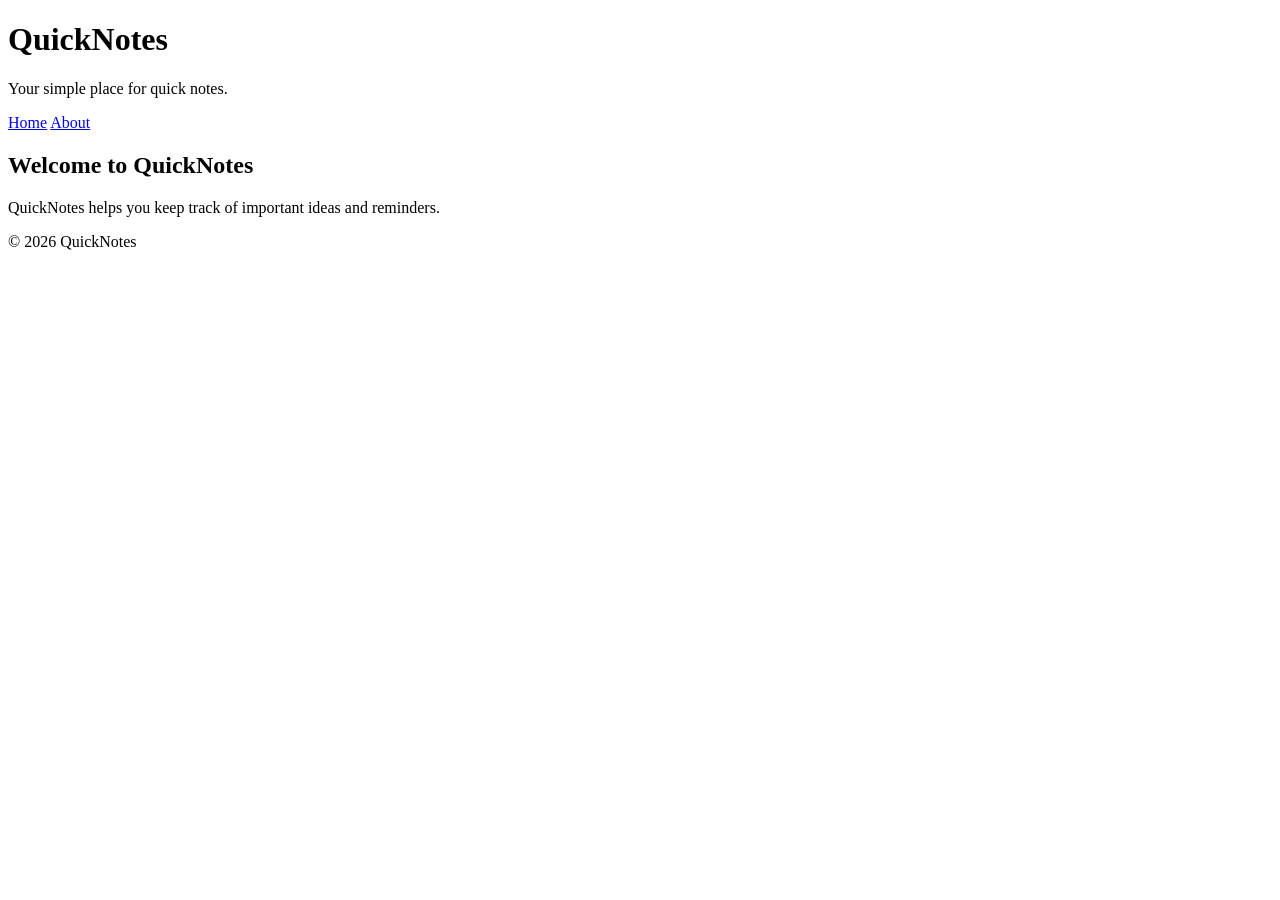
<file: day1/index.html>
<!DOCTYPE html>
<html lang="en">
<head>
    <meta charset="UTF-8">
    <meta name="viewport" content="width=device-width, initial-scale=1.0">
    <title>QuickNotes</title>
</head>
<body>

    <header>
        <h1>QuickNotes</h1>
        <p>Your simple place for quick notes.</p>

        <nav>
            <a href="index.html">Home</a>
            <a href="about.html">About</a>
        </nav>
    </header>

    <main>
        <h2>Welcome to QuickNotes</h2>
        <p>QuickNotes helps you keep track of important ideas and reminders.</p>
    </main>

    <footer>
        <p>&copy; 2026 QuickNotes</p>
    </footer>

</body>
</html>
</file>
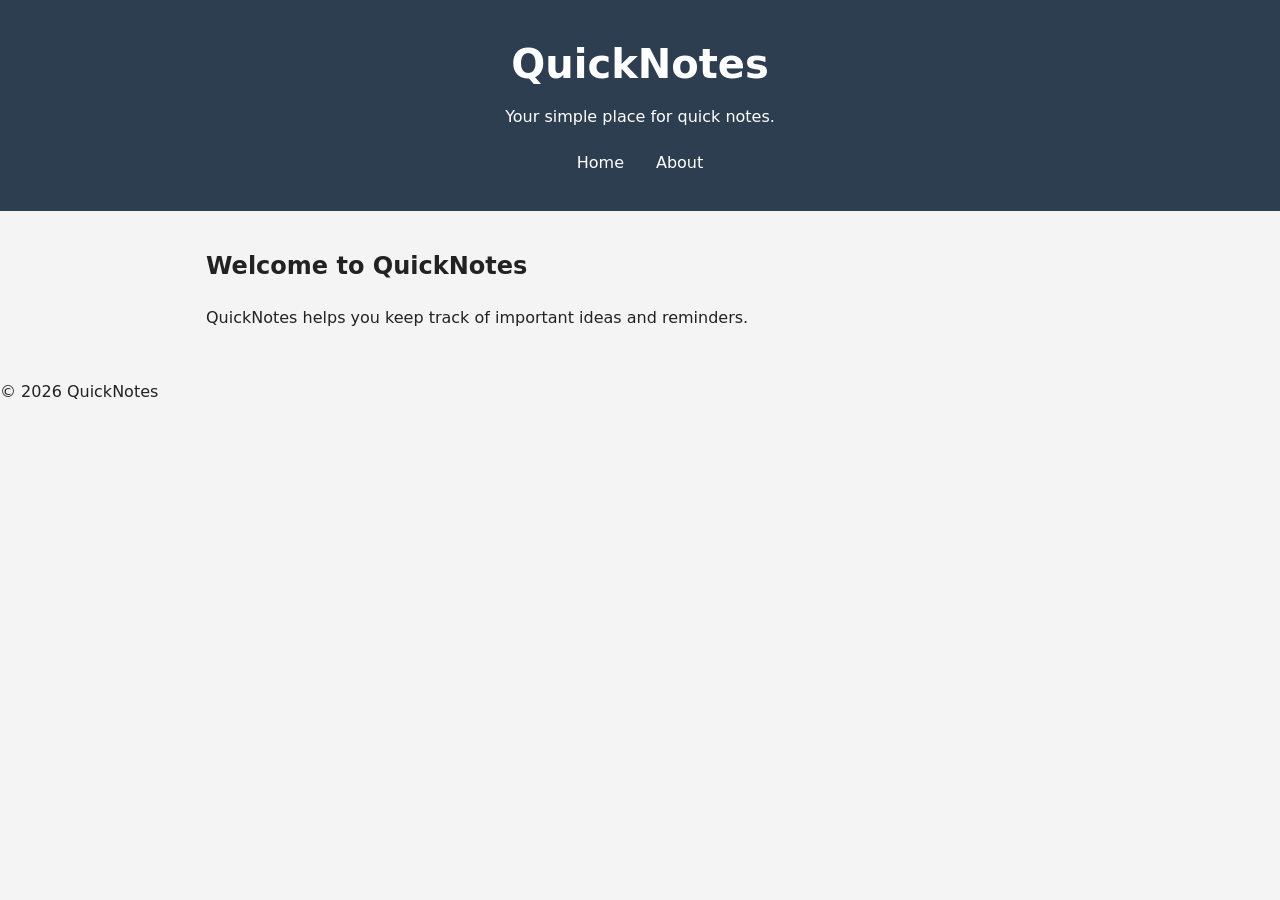
<file: day2/index.html>
<!DOCTYPE html>
<html lang="en">
<head>
    <meta charset="UTF-8">
    <meta name="viewport" content="width=device-width, initial-scale=1.0">
    <title>QuickNotes</title>
   <link rel="stylesheet" href="style.css"> 
</head>
<body>

    <header>
        <h1>QuickNotes</h1>
        <p>Your simple place for quick notes.</p>

        <nav>
            <a href="index.html">Home</a>
            <a href="about.html">About</a>
        </nav>
    </header>

    <main>
        <h2>Welcome to QuickNotes</h2>
        <p>QuickNotes helps you keep track of important ideas and reminders.</p>
    </main>

    <footer>
        <p>&copy; 2026 QuickNotes</p>
    </footer>

</body>
</html>
</file>
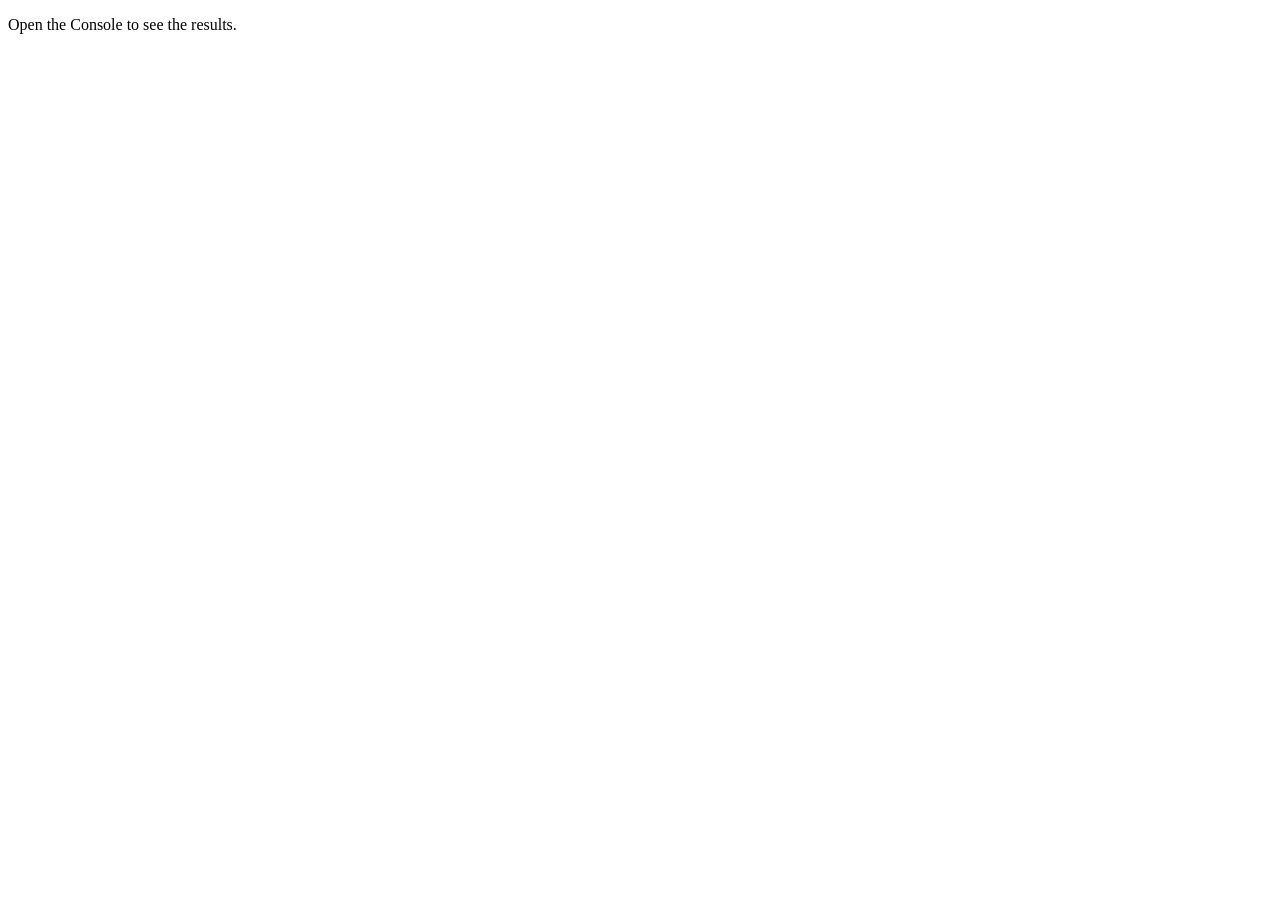
<file: day3/index.html>
<!DOCTYPE html>
<html lang="en">
<head>
    <meta charset="UTF-8">
    <meta name="viewport" content="width=device-width, initial-scale=1.0">
    <title>Notes Toolkit</title>
    <script src="script.js" defer></script>
</head>
<body>
    <p>Open the Console to see the results.</p>
</body>
</html>
</file>
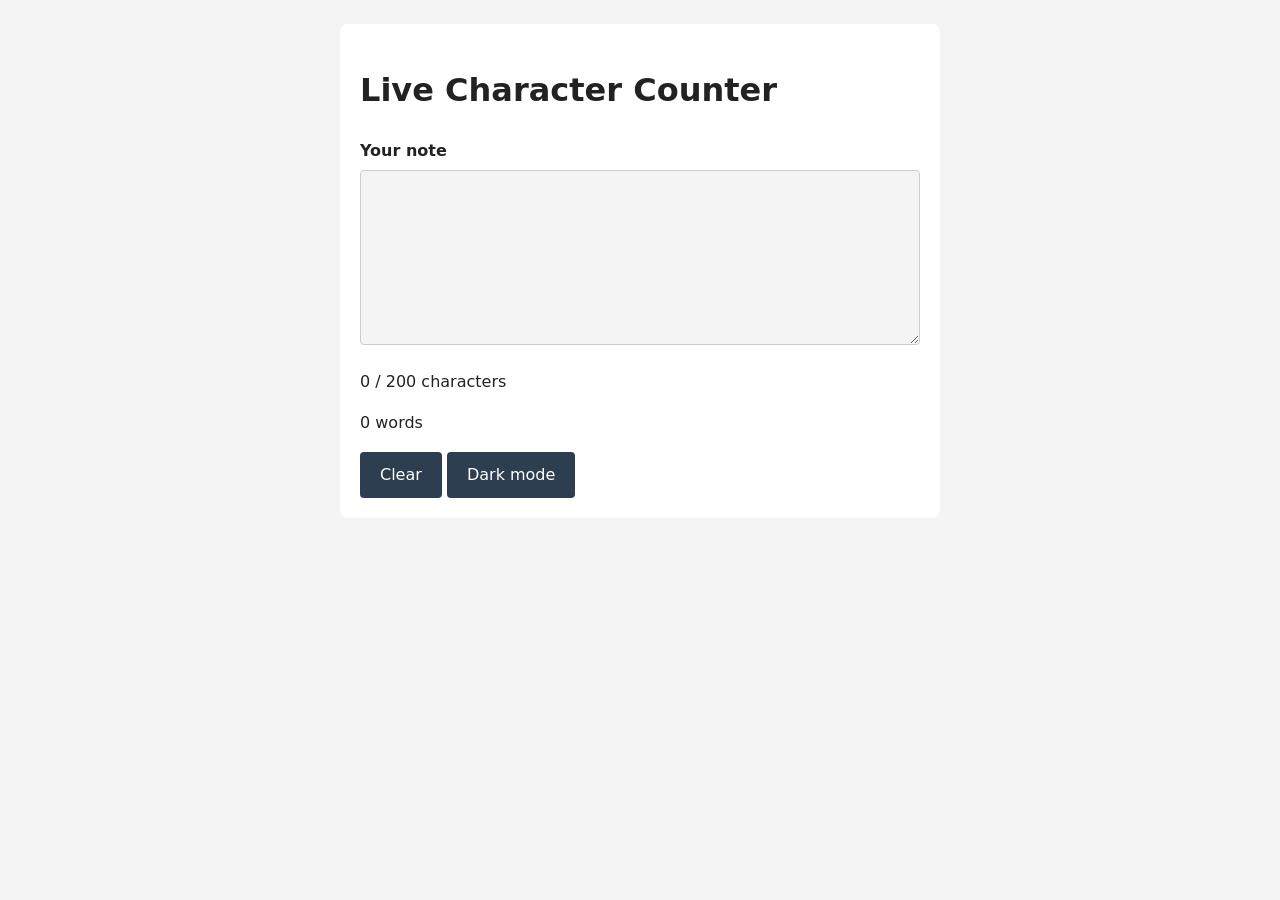
<file: day4/index.html>
<!DOCTYPE html>
<html lang="en">
<head>
    <meta charset="UTF-8">
    <meta name="viewport" content="width=device-width, initial-scale=1.0">
    <title>Note Counter</title>
    <link rel="stylesheet" href="style.css">
    <script src="script.js" defer></script>
</head>
<body>
    <main>
        <h1>Live Character Counter</h1>

        <label for="note-text">Your note</label>
        <textarea id="note-text" rows="6"></textarea>

        <p id="char-count">0 / 200 characters</p>
        <p id="word-count">0 words</p>

        <button id="clear-btn" type="button">Clear</button>
        <button id="theme-toggle" type="button">Dark mode</button>
    </main>
</body>
</html>
</file>
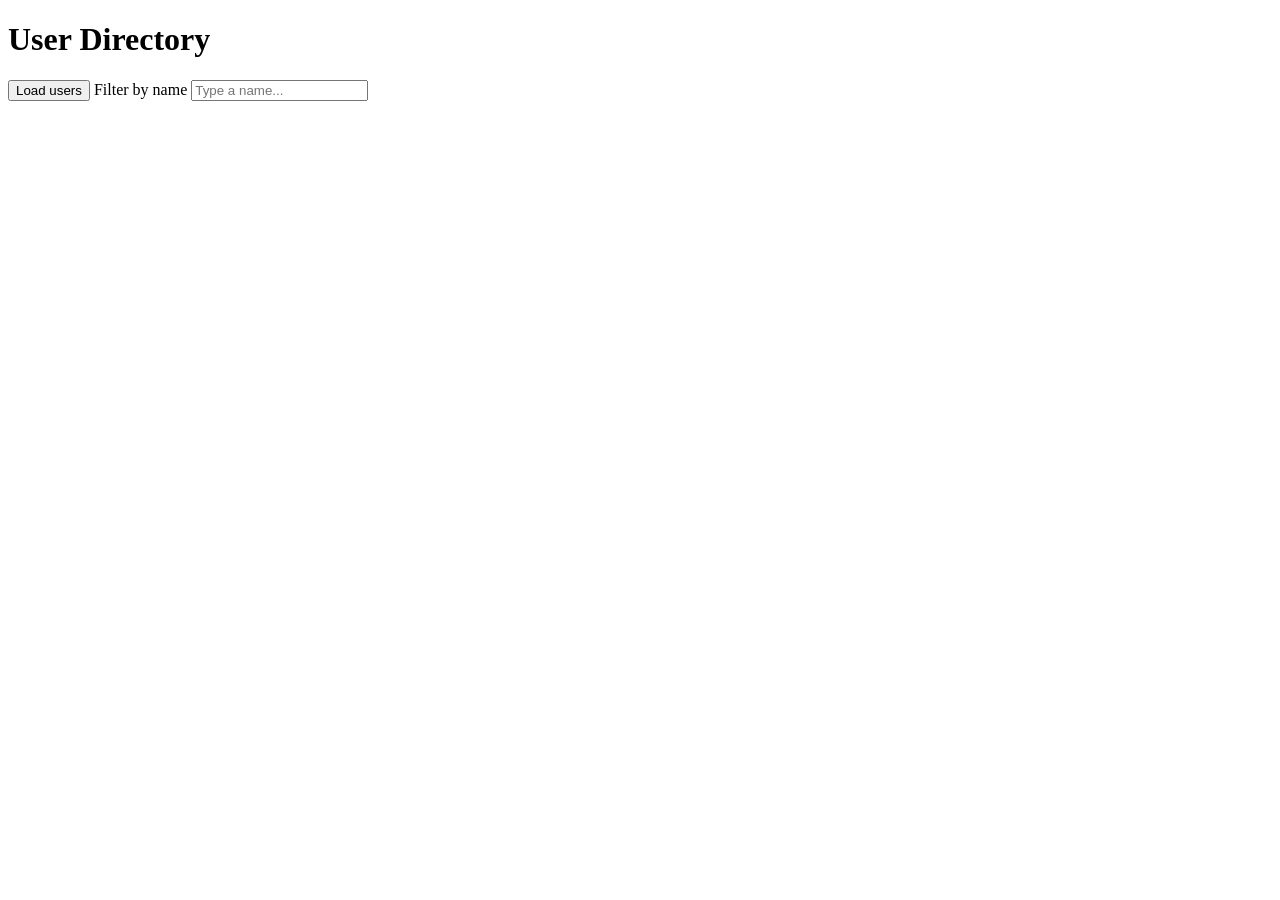
<file: day5/index.html>
<!DOCTYPE html>
<html lang="en">
<head>
    <meta charset="UTF-8">
    <meta name="viewport" content="width=device-width, initial-scale=1.0">
    <title>User Directory</title>
    <script src="users.js" defer></script>
</head>
<body>
    <main>
        <h1>User Directory</h1>

        <button id="load-users" type="button">Load users</button>

        <label for="filter-input">Filter by name</label>
        <input type="text" id="filter-input" placeholder="Type a name...">

        <p id="status"></p>
        <ul id="users-list"></ul>
    </main>
</body>
</html>
</file>
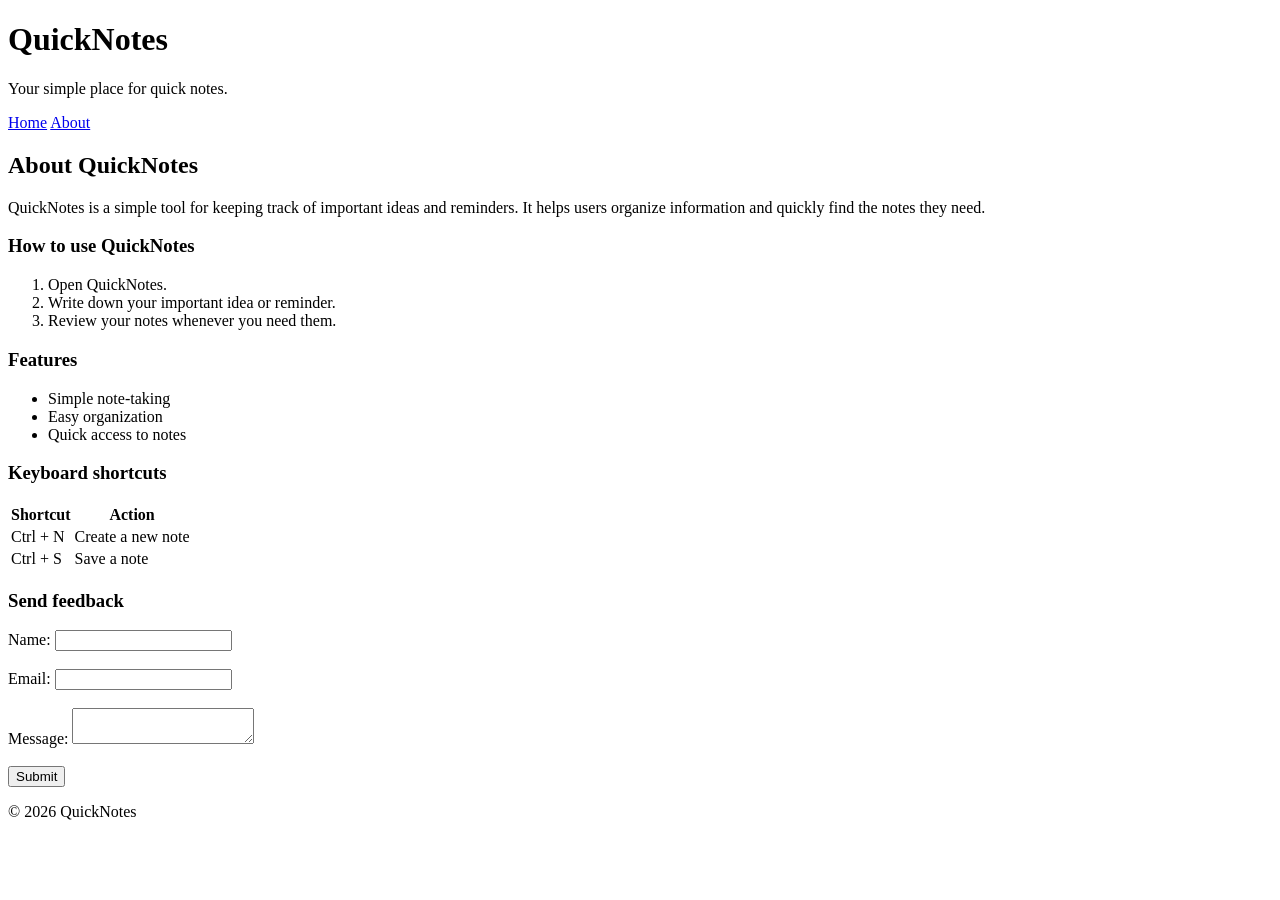
<file: day1/about.html>
<!DOCTYPE html>
<html lang="en">
<head>
    <meta charset="UTF-8">
    <meta name="viewport" content="width=device-width, initial-scale=1.0">
    <title>About QuickNotes</title>
</head>
<body>

    <header>
        <h1>QuickNotes</h1>
        <p>Your simple place for quick notes.</p>

        <nav>
            <a href="index.html">Home</a>
            <a href="about.html">About</a>
        </nav>
    </header>

    <main>
        <h2>About QuickNotes</h2>

        <p>QuickNotes is a simple tool for keeping track of important ideas and reminders. It helps users organize information and quickly find the notes they need.</p>

        <section>
            <h3>How to use QuickNotes</h3>
            <ol>
                <li>Open QuickNotes.</li>
                <li>Write down your important idea or reminder.</li>
                <li>Review your notes whenever you need them.</li>
            </ol>
        </section>

        <section>
            <h3>Features</h3>
            <ul>
                <li>Simple note-taking</li>
                <li>Easy organization</li>
                <li>Quick access to notes</li>
            </ul>
        </section>

        <section>
            <h3>Keyboard shortcuts</h3>
            <table>
                <tr>
                    <th>Shortcut</th>
                    <th>Action</th>
                </tr>
                <tr>
                    <td>Ctrl + N</td>
                    <td>Create a new note</td>
                </tr>
                <tr>
                    <td>Ctrl + S</td>
                    <td>Save a note</td>
                </tr>
            </table>
        </section>

        <section>
            <h3>Send feedback</h3>

            <form>
                <label for="name">Name:</label>
                <input type="text" id="name" name="name" required>

                <br><br>

                <label for="email">Email:</label>
                <input type="email" id="email" name="email" required>

                <br><br>

                <label for="message">Message:</label>
                <textarea id="message" name="message" required></textarea>

                <br><br>

                <button type="submit">Submit</button>
            </form>
        </section>
    </main>

    <footer>
        <p>&copy; 2026 QuickNotes</p>
    </footer>

</body>
</html>
</file>
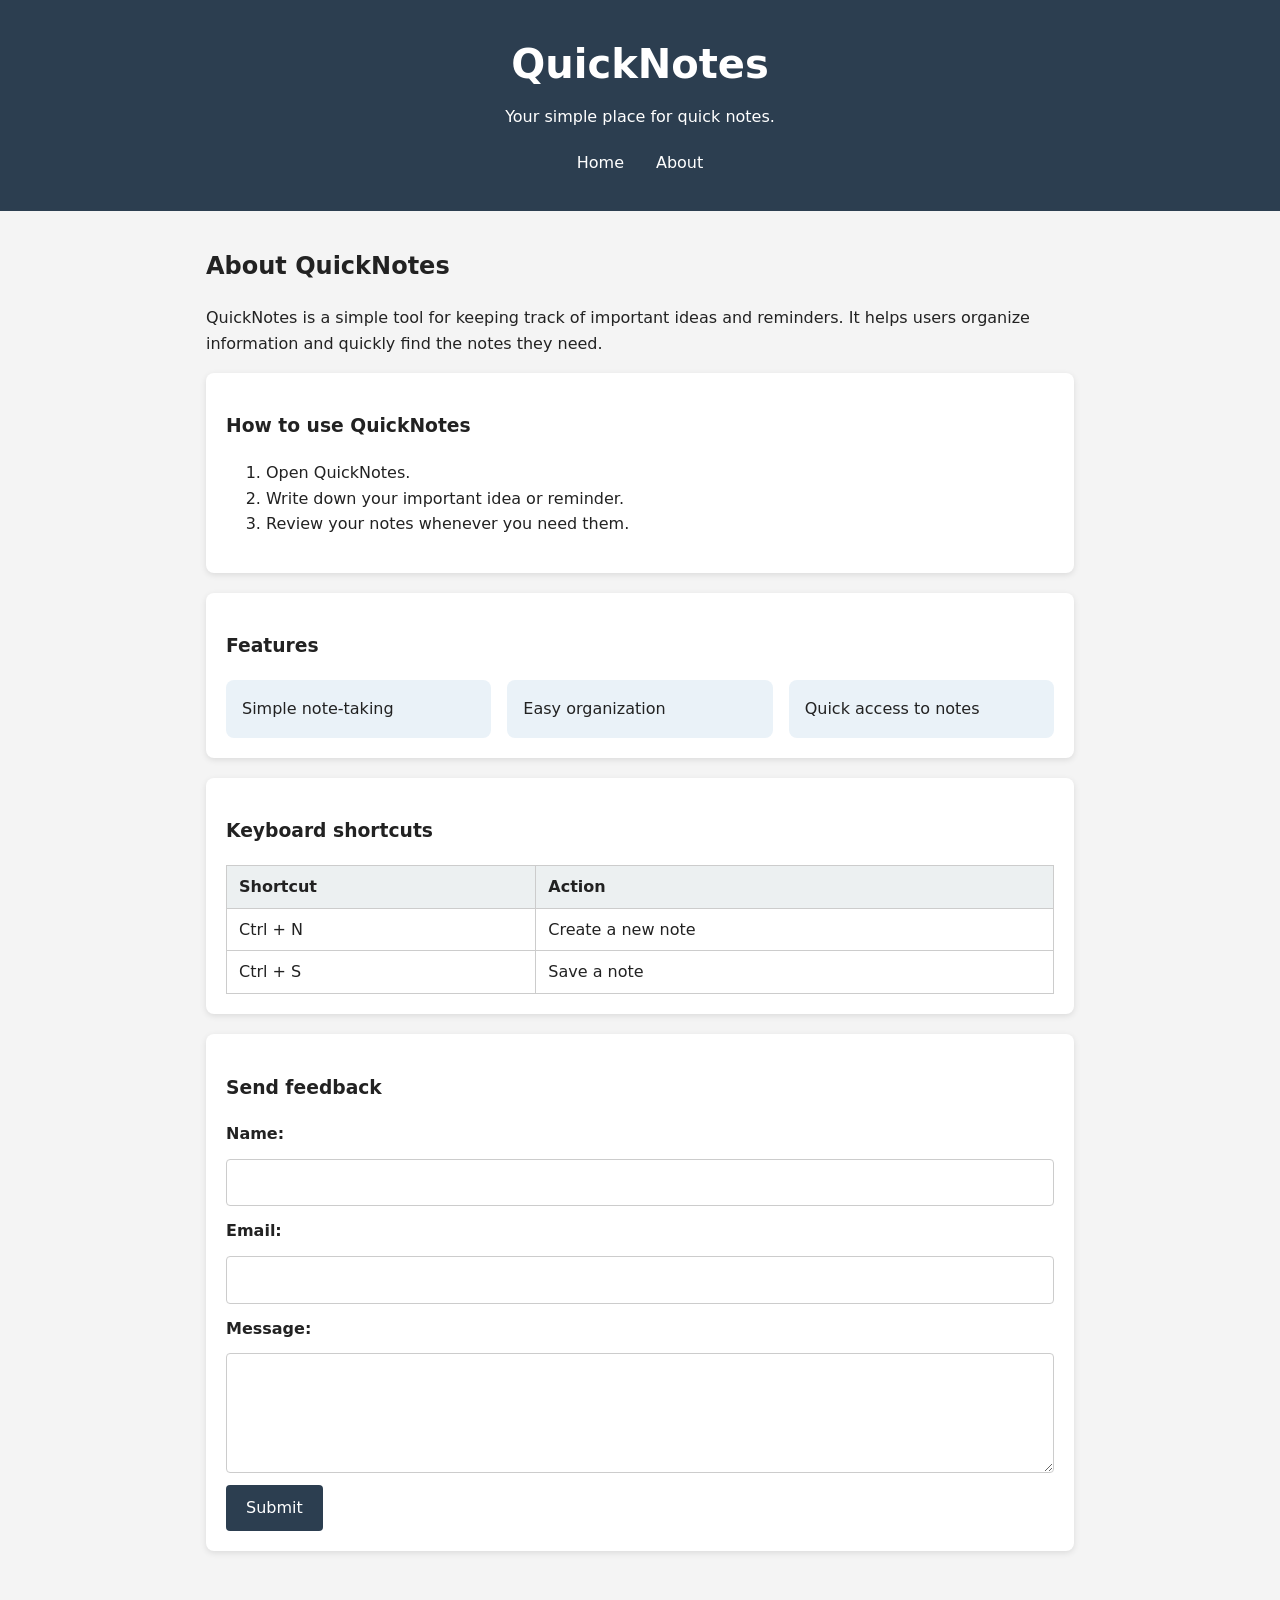
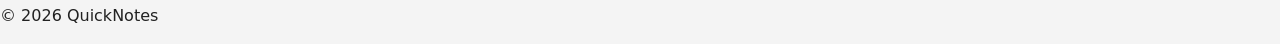
<file: day2/about.html>
<!DOCTYPE html>
<html lang="en">
<head>
    <meta charset="UTF-8">
    <meta name="viewport" content="width=device-width, initial-scale=1.0">
    <title>About QuickNotes</title>
    <link rel="stylesheet" href="style.css">
</head>
<body>

    <header>
        <h1>QuickNotes</h1>
        <p>Your simple place for quick notes.</p>

        <nav>
            <a href="index.html">Home</a>
            <a href="about.html">About</a>
        </nav>
    </header>

    <main>
        <h2>About QuickNotes</h2>

        <p>QuickNotes is a simple tool for keeping track of important ideas and reminders. It helps users organize information and quickly find the notes they need.</p>

        <section>
            <h3>How to use QuickNotes</h3>
            <ol>
                <li>Open QuickNotes.</li>
                <li>Write down your important idea or reminder.</li>
                <li>Review your notes whenever you need them.</li>
            </ol>
        </section>

        <section>
            <h3>Features</h3>
            <ul class="features">
                <li>Simple note-taking</li>
                <li>Easy organization</li>
                <li>Quick access to notes</li>
            </ul>
        </section>

        <section>
            <h3>Keyboard shortcuts</h3>
            <table>
                <tr>
                    <th>Shortcut</th>
                    <th>Action</th>
                </tr>
                <tr>
                    <td>Ctrl + N</td>
                    <td>Create a new note</td>
                </tr>
                <tr>
                    <td>Ctrl + S</td>
                    <td>Save a note</td>
                </tr>
            </table>
        </section>

        <section>
            <h3>Send feedback</h3>

            <form>
                <label for="name">Name:</label>
                <input type="text" id="name" name="name" required>


                <label for="email">Email:</label>
                <input type="email" id="email" name="email" required>


                <label for="message">Message:</label>
                <textarea id="message" name="message" required></textarea>


                <button type="submit">Submit</button>
            </form>
        </section>
    </main>

    <footer>
        <p>&copy; 2026 QuickNotes</p>
    </footer>

</body>
</html>
</file>
<file: day2/style.css>
/* ---------- Reset and base ---------- */
*, *::before, *::after {
  box-sizing: border-box;
}

body {
  margin: 0;
  font-family: system-ui, Arial, sans-serif;
  line-height: 1.6;
  color: #222;
  background: #f4f4f4;
}

/* ---------- Header ---------- */
header {
  background: #2c3e50;
  color: #fff;
  padding: 32px 16px;
  text-align: center;
}

header h1 {
  margin: 0 0 8px;
  font-size: 2.5rem;
}

header p {
  margin: 0 0 16px;
}

/* ---------- Navigation (Flexbox) ---------- */
nav {
  display: flex;
  justify-content: center;
  gap: 16px;
}

nav a {
  color: #fff;
  text-decoration: none;
  padding: 4px 8px;
  border-radius: 4px;
  transition: background-color 0.3s ease, color 0.3s ease;
}

nav a:hover {
  background: #fff;
  color: #2c3e50;
}

/* ---------- Main and sections ---------- */
main {
  max-width: 900px;
  margin: 0 auto;
  padding: 16px;
}

section {
  background: #fff;
  padding: 20px;
  margin-bottom: 20px;
  border-radius: 8px;
  box-shadow: 0 2px 6px rgba(0, 0, 0, 0.1);
}

/* ---------- Features grid ---------- */
.features {
  display: grid;
  grid-template-columns: repeat(auto-fit, minmax(180px, 1fr));
  gap: 16px;
  list-style: none;
  padding: 0;
  margin: 0;
}

.features li {
  background: #eaf2f8;
  padding: 16px;
  border-radius: 8px;
}

/* ---------- Table ---------- */
table {
  border-collapse: collapse;
  width: 100%;
}

th, td {
  border: 1px solid #ccc;
  padding: 8px 12px;
  text-align: left;
}

th {
  background: #ecf0f1;
}

/* ---------- Form ---------- */
form {
  display: flex;
  flex-direction: column;
  gap: 12px;
}

label {
  font-weight: bold;
}

input,
textarea {
  width: 100%;
  padding: 10px;
  border: 1px solid #ccc;
  border-radius: 4px;
  font: inherit;
}

textarea {
  min-height: 120px;
  resize: vertical;
}

/* ---------- Buttons ---------- */
button {
  align-self: flex-start;
  background: #2c3e50;
  color: #fff;
  border: none;
  padding: 10px 20px;
  border-radius: 4px;
  font: inherit;
  cursor: pointer;
  transition: background-color 0.3s ease, transform 0.2s ease;
}

button:hover {
  background: #1abc9c;
  transform: translateY(-2px);
}

/* ---------- Small screens (keep LAST) ---------- */
@media (max-width: 600px) {
  header {
    padding: 16px 8px;
  }

  header h1 {
    font-size: 1.5rem;
  }
}
</file>
<file: day4/style.css>
/* ---------- Colour variables (light theme) ---------- */
:root {
  --bg: #f4f4f4;
  --card: #ffffff;
  --text: #222222;
  --border: #cccccc;
  --button-bg: #2c3e50;
  --button-text: #ffffff;
  --warning-color: #e67e22;
  --over-color: #c0392b;
}

/* ---------- Dark theme: only redefines the variables ---------- */
body.dark {
  --bg: #1e1e24;
  --card: #2a2a33;
  --text: #f1f1f1;
  --border: #55555f;
  --button-bg: #1abc9c;
  --button-text: #10231f;
  --warning-color: #f5a742;
  --over-color: #ff6b6b;
}

/* ---------- Base ---------- */
*, *::before, *::after {
  box-sizing: border-box;
}

body {
  margin: 0;
  font-family: system-ui, Arial, sans-serif;
  line-height: 1.6;
  background: var(--bg);
  color: var(--text);
  transition: background-color 0.3s ease, color 0.3s ease;
}

main {
  max-width: 600px;
  margin: 24px auto;
  padding: 20px;
  background: var(--card);
  border-radius: 8px;
}

label {
  display: block;
  font-weight: bold;
  margin-bottom: 6px;
}

textarea {
  width: 100%;
  padding: 10px;
  font: inherit;
  color: var(--text);
  background: var(--bg);
  border: 1px solid var(--border);
  border-radius: 4px;
  resize: vertical;
}

button {
  padding: 10px 20px;
  font: inherit;
  color: var(--button-text);
  background: var(--button-bg);
  border: none;
  border-radius: 4px;
  cursor: pointer;
}

/* ---------- Counter states ---------- */
.warning {
  color: var(--warning-color);
}

.over {
  color: var(--over-color);
  font-weight: bold;
}
</file>
